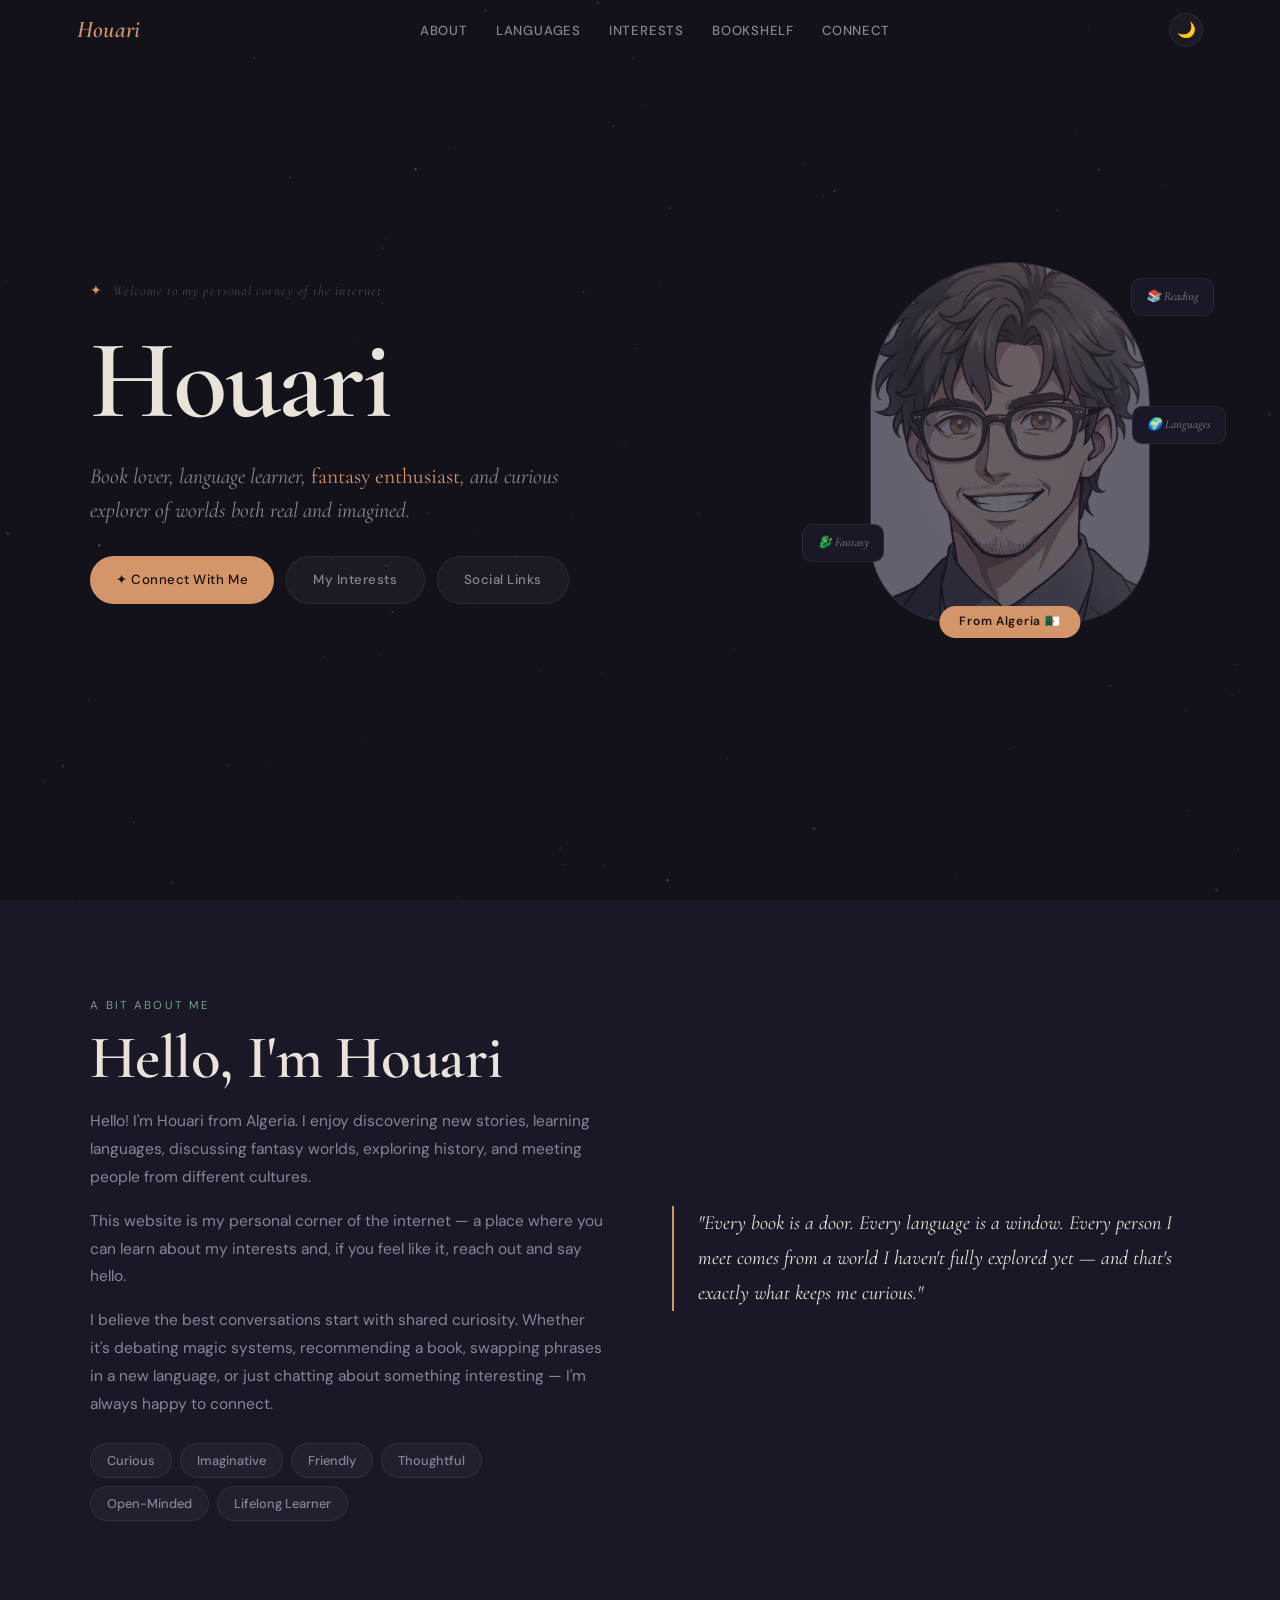
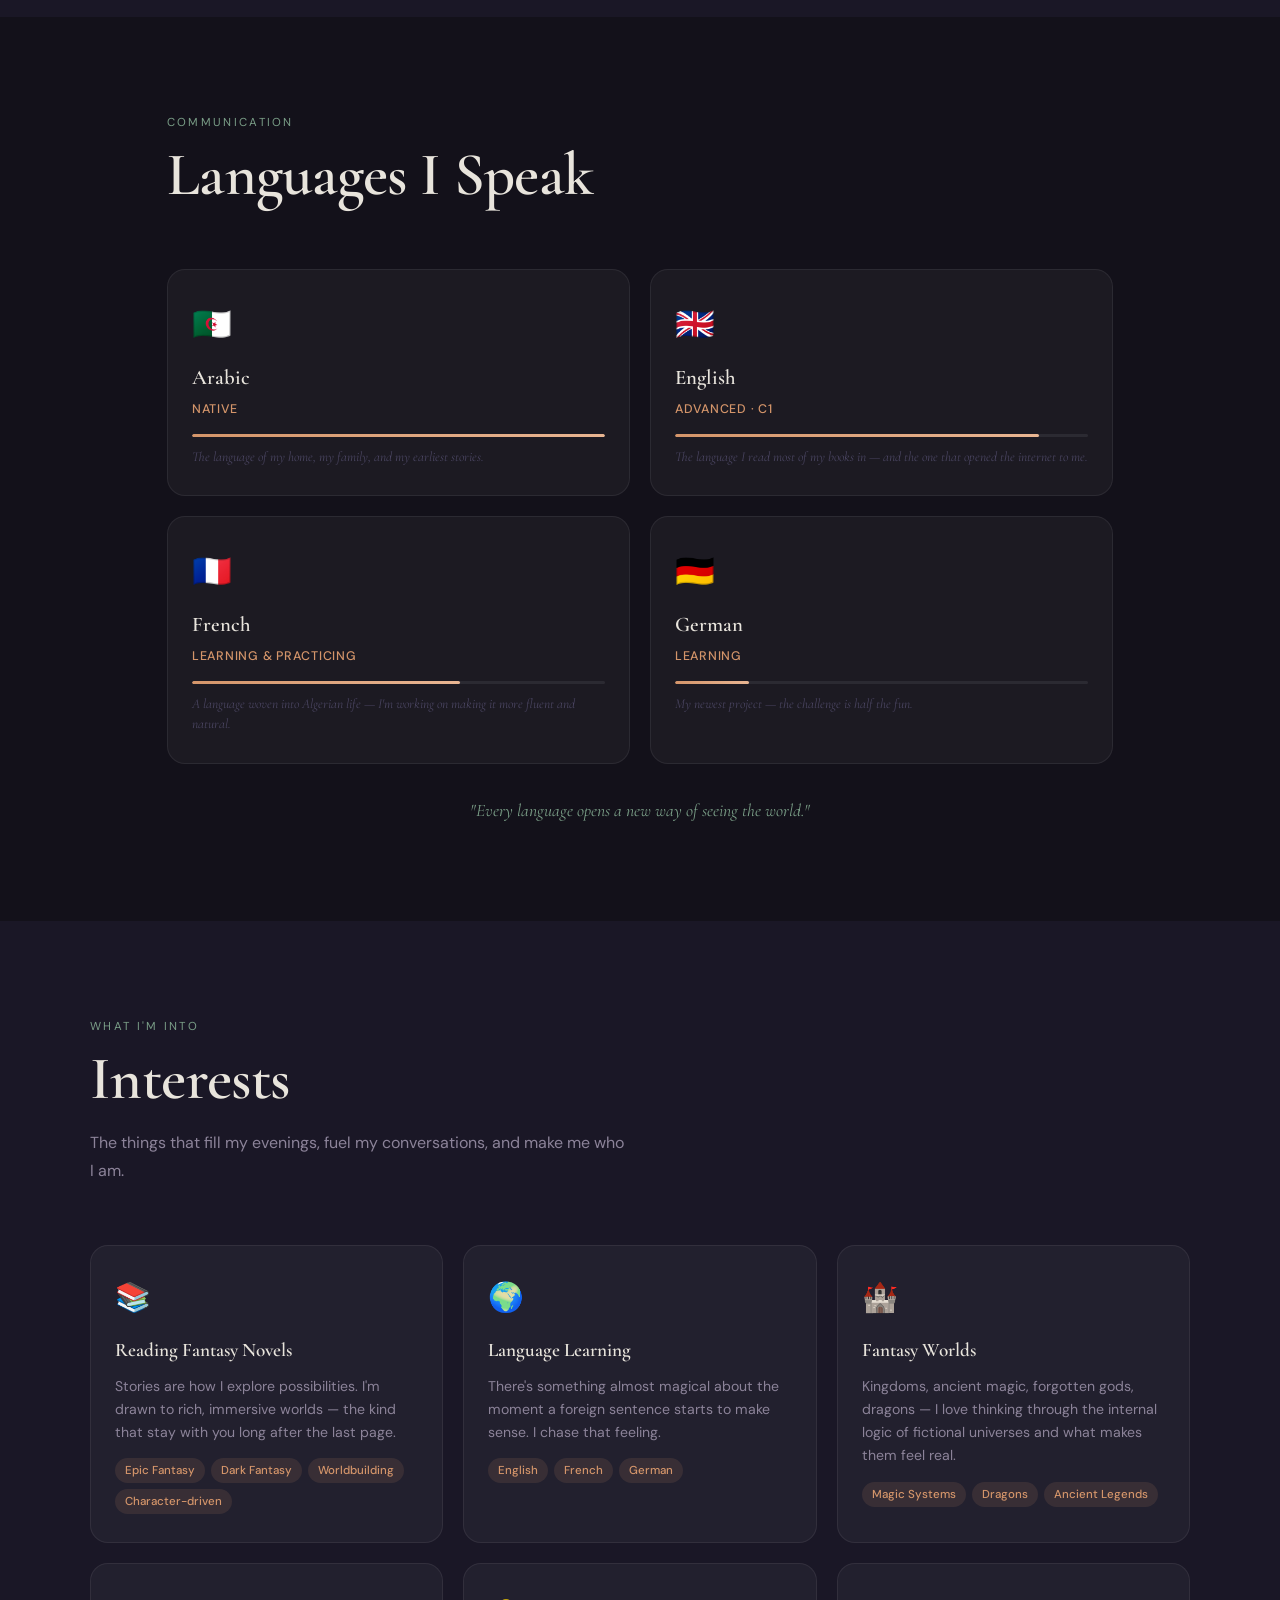
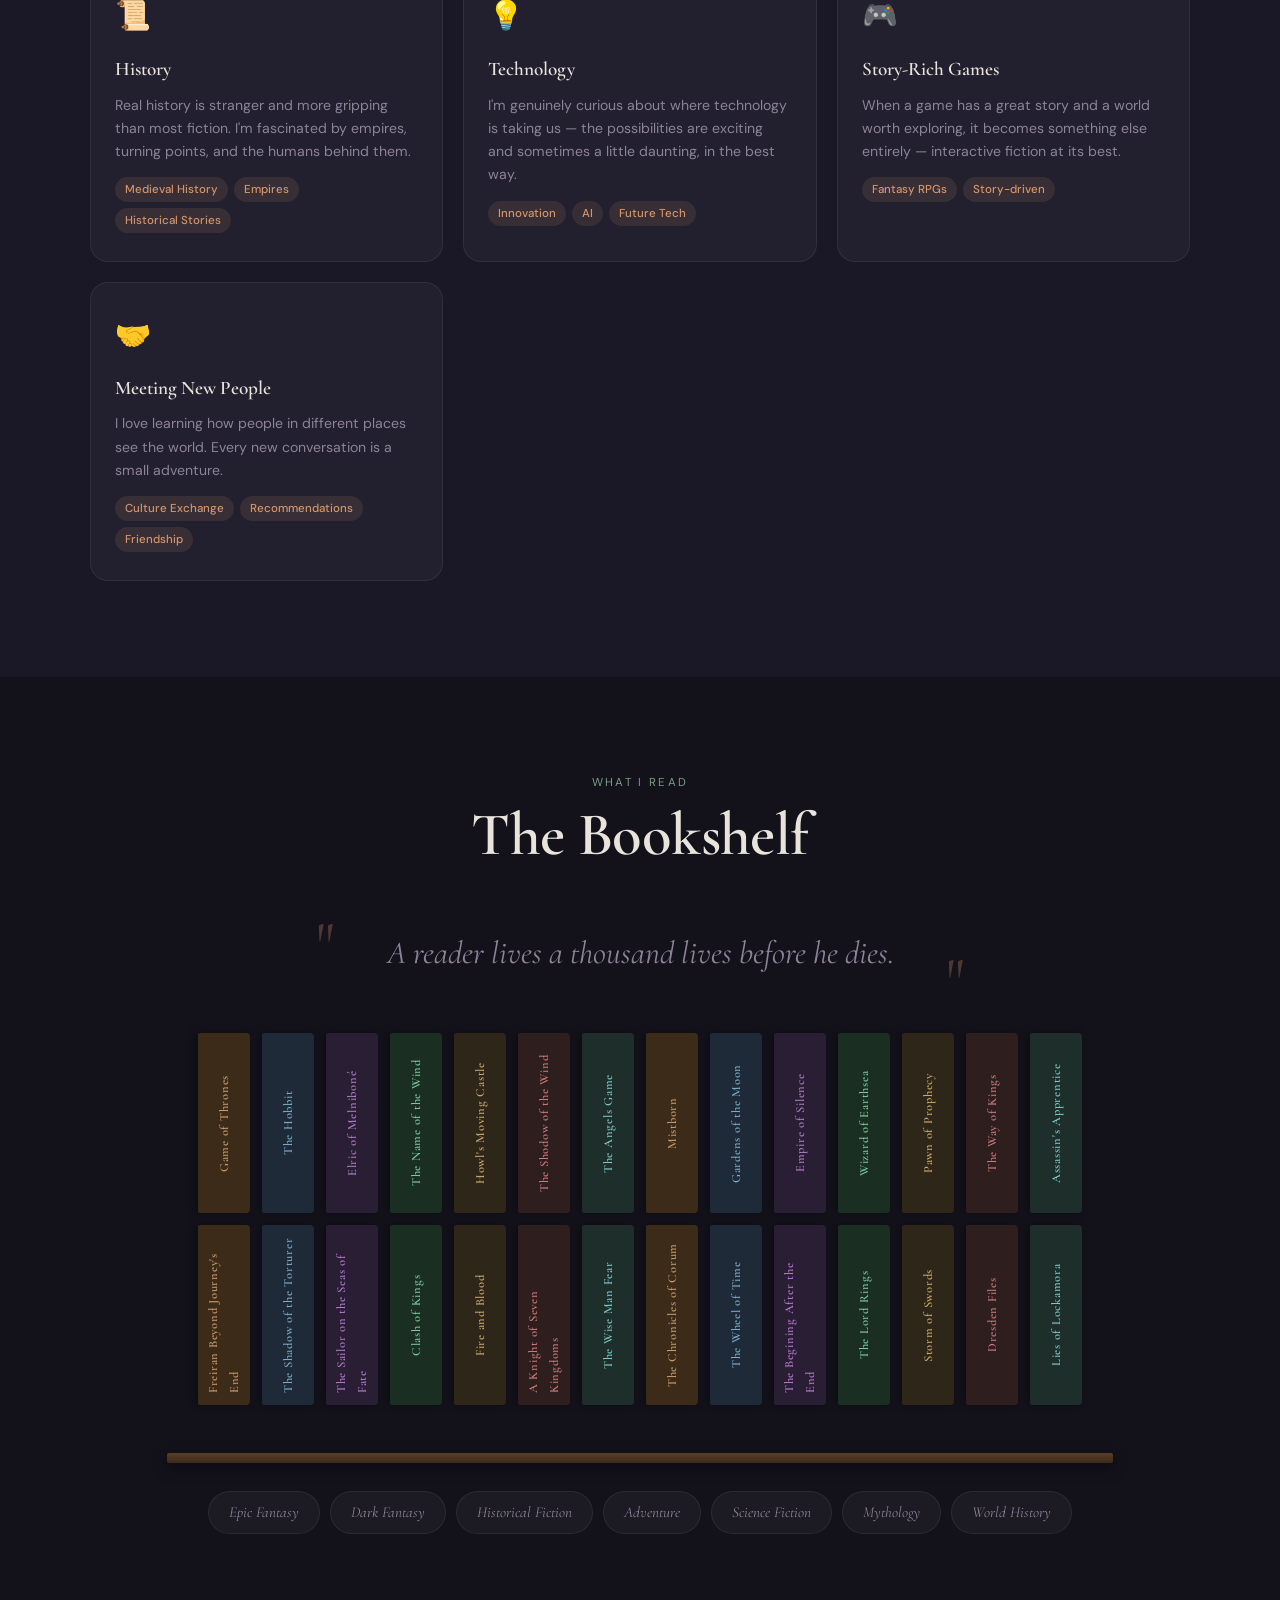
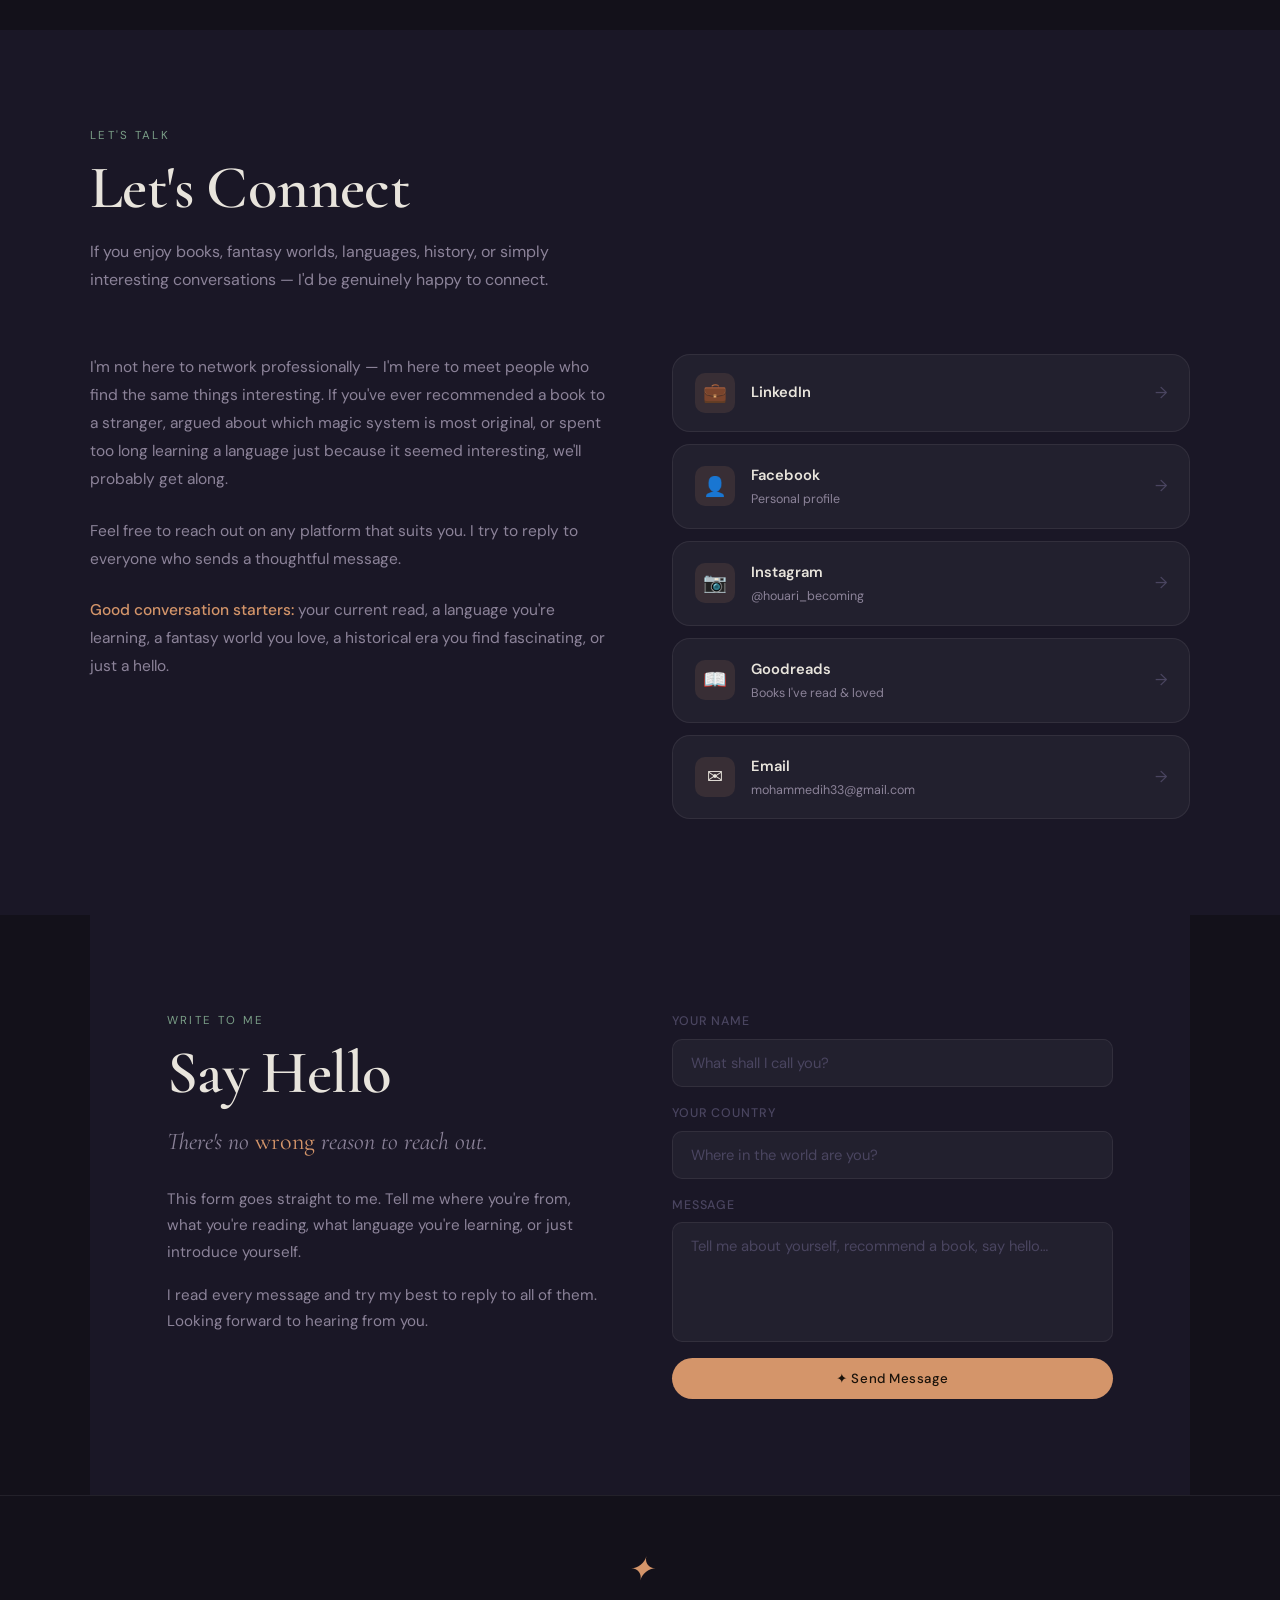
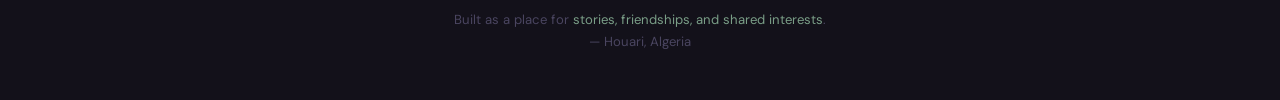
<file: index.html>
<!DOCTYPE html>
<html lang="en" data-theme="dark">
<head>
<meta charset="UTF-8">
<meta name="viewport" content="width=device-width, initial-scale=1.0">
<meta name="description" content="Houari — book lover, language learner, fantasy enthusiast, and curious explorer. A personal corner of the internet for stories, friendships, and shared interests.">
<title>Houari · A Personal Corner</title>
<link rel="preconnect" href="https://fonts.googleapis.com">
<link href="https://fonts.googleapis.com/css2?family=Cormorant+Garamond:ital,wght@0,400;0,500;0,600;0,700;1,400;1,500&family=DM+Sans:wght@300;400;500;600&display=swap" rel="stylesheet">
<style>
/* ─── DESIGN TOKENS ─────────────────────────────────────── */
:root {
  /* Dark theme (default) */
  --ink:       #13111a;
  --ink2:      #1a1726;
  --ink3:      #221e30;
  --surface:   rgba(255,255,255,0.04);
  --surface-h: rgba(255,255,255,0.07);
  --border:    rgba(255,255,255,0.07);
  --amber:     #d4956a;
  --amber-lt:  #e8b592;
  --amber-dim: rgba(212,149,106,0.12);
  --sage:      #7a9e87;
  --sage-dim:  rgba(122,158,135,0.12);
  --text:      #e8e4dc;
  --text-muted:#8c8399;
  --text-dim:  #4a4560;
  --radius:    18px;
  --radius-sm: 10px;
  --trans:     0.35s cubic-bezier(0.4,0,0.2,1);
  --font-lit:  'Cormorant Garamond', Georgia, serif;
  --font-body: 'DM Sans', system-ui, sans-serif;
  --shadow:    0 20px 60px rgba(0,0,0,0.5);
}

[data-theme="light"] {
  --ink:       #f5f0e8;
  --ink2:      #ede7d9;
  --ink3:      #e3dccf;
  --surface:   rgba(0,0,0,0.04);
  --surface-h: rgba(0,0,0,0.07);
  --border:    rgba(0,0,0,0.08);
  --text:      #1e1a28;
  --text-muted:#6a6080;
  --text-dim:  #a89fb8;
  --amber-dim: rgba(212,149,106,0.10);
  --sage-dim:  rgba(122,158,135,0.10);
  --shadow:    0 20px 60px rgba(0,0,0,0.10);
}

/* ─── RESET ─────────────────────────────────────────────── */
*,*::before,*::after { box-sizing:border-box; margin:0; padding:0 }
html { scroll-behavior:smooth; font-size:16px }
body { font-family:var(--font-body); background:var(--ink); color:var(--text); line-height:1.65; overflow-x:hidden; transition:background var(--trans),color var(--trans) }
a { color:inherit; text-decoration:none }
ul { list-style:none }
button { cursor:pointer; font-family:inherit; border:none; background:none }
img { max-width:100%; display:block }

/* ─── CANVAS (signature element) ───────────────────────── */
#starfield {
  position:fixed; inset:0; pointer-events:none; z-index:0;
  opacity:0.5; transition:opacity var(--trans);
}
[data-theme="light"] #starfield { opacity:0.15 }

/* ─── NAV ───────────────────────────────────────────────── */
nav {
  position:fixed; top:0; left:0; right:0; z-index:200;
  padding:0 6%; height:60px;
  display:flex; align-items:center; justify-content:space-between;
  transition:background var(--trans),border-color var(--trans);
}
nav.scrolled {
  background:rgba(19,17,26,0.88);
  backdrop-filter:blur(20px);
  border-bottom:1px solid var(--border);
}
[data-theme="light"] nav.scrolled { background:rgba(245,240,232,0.88) }

.nav-logo {
  font-family:var(--font-lit);
  font-size:1.5rem;
  font-weight:600;
  letter-spacing:0.01em;
  color:var(--amber);
  font-style:italic;
}
.nav-links { display:flex; gap:28px; align-items:center }
.nav-links a {
  font-size:0.82rem; font-weight:500;
  letter-spacing:0.06em; text-transform:uppercase;
  color:var(--text-muted);
  transition:color var(--trans);
}
.nav-links a:hover { color:var(--amber) }
.nav-right { display:flex; align-items:center; gap:12px }
#theme-btn {
  width:34px; height:34px; border-radius:50%;
  background:var(--surface); border:1px solid var(--border);
  display:flex; align-items:center; justify-content:center;
  font-size:0.95rem;
  transition:background var(--trans),transform 0.3s;
}
#theme-btn:hover { background:var(--amber-dim); transform:scale(1.1) }
.ham { display:none; flex-direction:column; gap:5px; padding:6px }
.ham span { display:block; width:20px; height:1.5px; background:var(--text); border-radius:2px; transition:transform var(--trans),opacity var(--trans) }

/* ─── MOBILE NAV ────────────────────────────────────────── */
.mob-nav {
  display:none; position:fixed; inset:0;
  background:var(--ink2); z-index:199;
  padding:80px 40px 40px;
  flex-direction:column; gap:6px;
}
.mob-nav.open { display:flex }
.mob-nav a {
  font-family:var(--font-lit); font-size:2.4rem; font-weight:500;
  font-style:italic; color:var(--text-muted);
  padding:10px 0; border-bottom:1px solid var(--border);
  transition:color var(--trans);
}
.mob-nav a:hover { color:var(--amber) }

/* ─── SECTIONS ───────────────────────────────────────────── */
section { padding:96px 6%; position:relative; z-index:1 }
.s-label {
  font-family:var(--font-body); font-size:0.72rem;
  letter-spacing:0.2em; text-transform:uppercase;
  color:var(--sage); margin-bottom:10px;
}
.s-title {
  font-family:var(--font-lit);
  font-size:clamp(2.2rem,5vw,3.8rem);
  font-weight:600; line-height:1.1;
  letter-spacing:-0.01em; margin-bottom:16px;
}
.s-sub {
  font-size:1rem; color:var(--text-muted);
  line-height:1.75; max-width:540px;
}
.s-hdr { margin-bottom:60px }

/* ─── HERO ───────────────────────────────────────────────── */
#hero {
  min-height:100vh;
  display:flex; align-items:center;
  padding-top:80px;
  position:relative;
}
.hero-inner {
  display:grid;
  grid-template-columns:1fr 360px;
  gap:72px; align-items:center;
  max-width:1100px; margin:0 auto; width:100%;
}
.hero-text { display:flex; flex-direction:column; gap:22px }
.hero-ornament {
  font-family:var(--font-lit); font-style:italic;
  font-size:0.85rem; color:var(--text-dim);
  letter-spacing:0.08em;
  display:flex; align-items:center; gap:10px;
}
.hero-ornament::before { content:'✦'; color:var(--amber); font-style:normal }
.hero-name {
  font-family:var(--font-lit);
  font-size:clamp(4rem,10vw,7rem);
  font-weight:600; line-height:1;
  letter-spacing:-0.02em;
  color:var(--text);
}
.hero-tagline {
  font-family:var(--font-lit); font-style:italic;
  font-size:clamp(1rem,2.2vw,1.35rem);
  color:var(--text-muted); line-height:1.6;
  max-width:500px;
}
.hero-tagline em { color:var(--amber); font-style:normal }
.hero-actions { display:flex; gap:12px; flex-wrap:wrap; padding-top:6px }

/* ─── BUTTONS ────────────────────────────────────────────── */
.btn {
  display:inline-flex; align-items:center; gap:8px;
  padding:12px 26px; border-radius:100px;
  font-size:0.83rem; font-weight:500;
  letter-spacing:0.04em;
  transition:all var(--trans);
}
.btn-warm {
  background:var(--amber); color:#1a120a;
}
.btn-warm:hover { background:var(--amber-lt); transform:translateY(-2px); box-shadow:0 10px 28px rgba(212,149,106,0.3) }
.btn-outline {
  border:1px solid var(--border); color:var(--text-muted);
  background:var(--surface);
}
.btn-outline:hover { border-color:var(--amber); color:var(--amber); background:var(--amber-dim); transform:translateY(-2px) }

/* ─── PORTRAIT ───────────────────────────────────────────── */
.portrait-wrap { position:relative; display:flex; justify-content:center }
.portrait-frame {
  width:280px; height:360px;
  border-radius:140px 140px 80px 80px;
  background:var(--ink3);
  border:1px solid var(--border);
  display:flex; align-items:center; justify-content:center;
  position:relative; overflow:hidden;
}
.portrait-frame::before {
  content:'';
  position:absolute; inset:0;
  background:radial-gradient(ellipse at 50% 0%,rgba(212,149,106,0.08),transparent 70%);
}
.portrait-glyph { font-size:5rem; opacity:0.3 }
.portrait-caption {
  position:absolute; bottom:-16px; left:50%; transform:translateX(-50%);
  background:var(--amber); color:#1a120a;
  padding:6px 20px; border-radius:100px;
  font-size:0.75rem; font-weight:600;
  letter-spacing:0.06em; white-space:nowrap;
}
.floating-tag {
  position:absolute;
  background:var(--ink2); border:1px solid var(--border);
  padding:8px 14px; border-radius:var(--radius-sm);
  font-size:0.75rem; color:var(--text-muted);
  font-family:var(--font-lit); font-style:italic;
  white-space:nowrap;
  animation:floatTag 4s ease-in-out infinite alternate;
}
.ft1 { top:16px; right:-24px; animation-delay:0s }
.ft2 { bottom:60px; left:-28px; animation-delay:1.5s }
.ft3 { top:40%; right:-36px; animation-delay:3s }
@keyframes floatTag { 0%{transform:translateY(0)} 100%{transform:translateY(-8px)} }

/* ─── ABOUT ──────────────────────────────────────────────── */
#about { background:var(--ink2) }
.about-grid {
  display:grid; grid-template-columns:1fr 1fr;
  gap:64px; align-items:center;
  max-width:1100px; margin:0 auto;
}
.about-quote {
  font-family:var(--font-lit); font-size:1.25rem;
  font-style:italic; color:var(--text);
  line-height:1.75; padding-left:24px;
  border-left:2px solid var(--amber);
}
.about-body p {
  color:var(--text-muted); line-height:1.8;
  margin-bottom:16px; font-size:0.97rem;
}
.personality-pills { display:flex; flex-wrap:wrap; gap:8px; margin-top:24px }
.pill {
  padding:6px 16px; border-radius:100px;
  font-size:0.8rem; font-weight:500;
  border:1px solid var(--border);
  color:var(--text-muted); background:var(--surface);
  transition:all var(--trans);
}
.pill:hover { border-color:var(--sage); color:var(--sage); background:var(--sage-dim) }

/* ─── LANGUAGES ──────────────────────────────────────────── */
#languages { max-width:1100px; margin:0 auto }
.lang-grid { display:grid; grid-template-columns:repeat(2,1fr); gap:20px }
.lang-card {
  background:var(--surface); border:1px solid var(--border);
  border-radius:var(--radius); padding:28px 24px;
  transition:all var(--trans); position:relative; overflow:hidden;
}
.lang-card::before {
  content:''; position:absolute; inset:0;
  background:linear-gradient(135deg,var(--amber-dim),transparent);
  opacity:0; transition:opacity var(--trans);
}
.lang-card:hover { border-color:var(--amber); transform:translateY(-4px) }
.lang-card:hover::before { opacity:1 }
.lang-flag { font-size:2rem; margin-bottom:10px; display:block }
.lang-name {
  font-family:var(--font-lit); font-weight:600;
  font-size:1.3rem; margin-bottom:4px;
}
.lang-level {
  font-size:0.78rem; color:var(--amber);
  font-weight:500; letter-spacing:0.06em;
  text-transform:uppercase; margin-bottom:14px;
}
.lang-bar { height:3px; background:var(--border); border-radius:3px; overflow:hidden }
.lang-fill {
  height:100%; width:0%;
  background:linear-gradient(90deg,var(--amber),var(--amber-lt));
  border-radius:3px;
  transition:width 1.3s cubic-bezier(0.4,0,0.2,1);
}
.lang-note {
  font-family:var(--font-lit); font-style:italic;
  font-size:0.85rem; color:var(--text-dim);
  margin-top:10px; line-height:1.5;
}
.lang-motto {
  max-width:1100px; margin:32px auto 0;
  text-align:center;
  font-family:var(--font-lit); font-style:italic;
  font-size:1.1rem; color:var(--text-muted);
}
.lang-motto em { color:var(--sage) }

/* ─── INTERESTS ──────────────────────────────────────────── */
#interests { background:var(--ink2) }
.interests-grid {
  display:grid;
  grid-template-columns:repeat(auto-fill,minmax(280px,1fr));
  gap:20px; max-width:1100px; margin:0 auto;
}
.interest-card {
  background:var(--surface); border:1px solid var(--border);
  border-radius:var(--radius); padding:28px 24px;
  transition:all var(--trans); cursor:default;
}
.interest-card:hover { border-color:var(--amber); background:var(--surface-h); transform:translateY(-4px) }
.i-icon { font-size:1.8rem; margin-bottom:14px; display:block }
.i-title {
  font-family:var(--font-lit); font-weight:600;
  font-size:1.2rem; margin-bottom:8px; color:var(--text);
}
.i-desc { font-size:0.88rem; color:var(--text-muted); line-height:1.65 }
.i-tags { display:flex; flex-wrap:wrap; gap:6px; margin-top:14px }
.i-tag {
  padding:3px 10px; border-radius:100px;
  font-size:0.72rem; background:var(--amber-dim);
  color:var(--amber); font-weight:500;
}

/* ─── BOOKSHELF ──────────────────────────────────────────── */
#bookshelf { max-width:1100px; margin:0 auto }
.shelf-quote {
  font-family:var(--font-lit); font-style:italic;
  font-size:clamp(1.4rem,3vw,2rem);
  text-align:center; color:var(--text-muted);
  max-width:600px; margin:0 auto 56px;
  line-height:1.5; position:relative;
}
.shelf-quote::before,.shelf-quote::after {
  content:'"';
  font-size:4rem; line-height:0.5;
  color:var(--amber); opacity:0.3;
  position:absolute; font-style:normal;
}
.shelf-quote::before { top:0; left:-24px }
.shelf-quote::after { bottom:-20px; right:-24px }
.books-row {
  display:flex; gap:12px; justify-content:center;
  flex-wrap:wrap; margin-bottom:48px;
}
.book-spine {
  width:52px; height:180px;
  border-radius:4px 2px 2px 4px;
  display:flex; align-items:center; justify-content:center;
  writing-mode:vertical-rl;
  transform:rotate(180deg);
  font-family:var(--font-lit); font-size:0.78rem;
  font-weight:600; letter-spacing:0.06em;
  padding:12px 6px;
  cursor:default; position:relative;
  box-shadow:3px 0 8px rgba(0,0,0,0.3);
  transition:transform var(--trans),box-shadow var(--trans);
}
.book-spine:hover { transform:rotate(180deg) translateY(-10px); box-shadow:3px 8px 20px rgba(0,0,0,0.4) }
.bs1 { background:#3d2b1a; color:#c89a6a }
.bs2 { background:#1e2a38; color:#7aacca }
.bs3 { background:#2a1e35; color:#b07ac8 }
.bs4 { background:#1a2e22; color:#7aca9a }
.bs5 { background:#2e2618; color:#caa86a }
.bs6 { background:#2e1e1e; color:#ca7a7a }
.bs7 { background:#1e2e2a; color:#7acac8 }
.book-label {
  height:24px; width:24px; position:absolute;
  top:50%; left:50%; transform:translate(-50%,-50%) rotate(180deg);
  opacity:0.4; font-size:0.9rem; writing-mode:horizontal-tb;
}
.shelf-plank {
  height:10px; background:linear-gradient(to bottom,#5a3e28,#3d2a1a);
  border-radius:2px; max-width:1100px; width:100%;
  box-shadow:0 4px 16px rgba(0,0,0,0.4);
}
.shelf-genres { display:flex; flex-wrap:wrap; gap:10px; justify-content:center; margin-top:28px }
.genre-badge {
  padding:8px 20px; border-radius:100px;
  font-family:var(--font-lit); font-style:italic;
  font-size:0.95rem; color:var(--text-muted);
  border:1px solid var(--border); background:var(--surface);
  transition:all var(--trans);
}
.genre-badge:hover { border-color:var(--amber); color:var(--amber); background:var(--amber-dim) }

/* ─── CONNECT ────────────────────────────────────────────── */
#connect { background:var(--ink2) }
.connect-wrap {
  max-width:1100px; margin:0 auto;
  display:grid; grid-template-columns:1fr 1fr; gap:64px; align-items:start;
}
.connect-text { display:flex; flex-direction:column; gap:24px }
.connect-text p { color:var(--text-muted); line-height:1.8; font-size:0.97rem }
.connect-text p strong { color:var(--amber); font-weight:500 }
.social-cards { display:flex; flex-direction:column; gap:12px }
.social-card {
  display:flex; align-items:center; gap:16px;
  padding:18px 22px; border-radius:var(--radius);
  background:var(--surface); border:1px solid var(--border);
  transition:all var(--trans);
}
.social-card:hover { border-color:var(--amber); background:var(--surface-h); transform:translateX(6px) }
.sc-icon {
  width:40px; height:40px; border-radius:var(--radius-sm);
  background:var(--amber-dim); display:flex; align-items:center;
  justify-content:center; font-size:1.2rem; flex-shrink:0;
}
.sc-body { flex:1 }
.sc-name { font-weight:600; font-size:0.92rem; margin-bottom:2px }
.sc-handle { font-size:0.78rem; color:var(--text-muted) }
.sc-arrow { color:var(--text-dim); font-size:1rem; transition:color var(--trans),transform var(--trans) }
.social-card:hover .sc-arrow { color:var(--amber); transform:translateX(4px) }

/* ─── CONTACT ────────────────────────────────────────────── */
#contact { max-width:1100px; margin:0 auto }
.contact-grid { display:grid; grid-template-columns:1fr 1fr; gap:64px; align-items:start }
.contact-note {
  font-family:var(--font-lit); font-size:1.5rem;
  font-style:italic; color:var(--text-muted);
  line-height:1.6; margin-bottom:24px;
}
.contact-note em { color:var(--amber); font-style:normal }
.contact-body p { color:var(--text-muted); font-size:0.95rem; line-height:1.75; margin-bottom:16px }
.contact-form { display:flex; flex-direction:column; gap:16px }
.f-group { display:flex; flex-direction:column; gap:7px }
.f-group label {
  font-size:0.78rem; font-weight:500;
  letter-spacing:0.07em; text-transform:uppercase;
  color:var(--text-dim);
}
.f-group input,.f-group textarea,.f-group select {
  background:var(--surface); border:1px solid var(--border);
  border-radius:var(--radius-sm); padding:13px 18px;
  font-family:var(--font-body); font-size:0.92rem;
  color:var(--text); outline:none;
  transition:border-color var(--trans);
  resize:none;
}
.f-group input::placeholder,.f-group textarea::placeholder { color:var(--text-dim) }
.f-group input:focus,.f-group textarea:focus { border-color:var(--amber) }
.f-group textarea { min-height:120px }
.form-sent {
  display:none; padding:14px 20px;
  background:var(--sage-dim); border:1px solid var(--sage);
  border-radius:var(--radius-sm); color:var(--sage);
  font-size:0.88rem; text-align:center;
}

/* ─── FOOTER ─────────────────────────────────────────────── */
footer {
  border-top:1px solid var(--border);
  padding:48px 6%; text-align:center;
  position:relative; z-index:1;
}
.footer-glyph {
  font-family:var(--font-lit); font-style:italic;
  font-size:2rem; color:var(--amber); margin-bottom:12px;
  display:block;
}
.footer-copy { font-size:0.82rem; color:var(--text-dim) }
.footer-copy span { color:var(--sage) }

/* ─── REVEAL ANIMATIONS ──────────────────────────────────── */
.reveal { opacity:0; transform:translateY(24px); transition:opacity 0.7s ease,transform 0.7s ease }
.reveal.on { opacity:1; transform:none }
.reveal-l { opacity:0; transform:translateX(-24px); transition:opacity 0.7s ease,transform 0.7s ease }
.reveal-l.on { opacity:1; transform:none }
.reveal-r { opacity:0; transform:translateX(24px); transition:opacity 0.7s ease,transform 0.7s ease }
.reveal-r.on { opacity:1; transform:none }
@keyframes fadeUp { from{opacity:0;transform:translateY(28px)} to{opacity:1;transform:none} }
.hero-text>* { animation:fadeUp 0.8s ease both }
.hero-text>*:nth-child(1){animation-delay:.1s}
.hero-text>*:nth-child(2){animation-delay:.2s}
.hero-text>*:nth-child(3){animation-delay:.3s}
.hero-text>*:nth-child(4){animation-delay:.45s}
.hero-text>*:nth-child(5){animation-delay:.6s}
.portrait-wrap { animation:fadeUp 0.8s ease .2s both }

/* ─── RESPONSIVE ─────────────────────────────────────────── */
@media(max-width:1024px){
  .hero-inner { grid-template-columns:1fr; text-align:center; gap:48px }
  .hero-text { align-items:center }
  .hero-tagline { margin:0 auto }
  .about-grid { grid-template-columns:1fr }
  .connect-wrap { grid-template-columns:1fr }
  .contact-grid { grid-template-columns:1fr }
  .lang-grid { grid-template-columns:1fr 1fr }
}
@media(max-width:768px){
  section { padding:72px 5% }
  .nav-links,.nav-cta { display:none }
  .ham { display:flex }
  .hero-inner { gap:36px }
  .lang-grid { grid-template-columns:1fr }
  .portrait-frame { width:220px; height:280px }
  .ft1,.ft2,.ft3 { display:none }
}
@media(prefers-reduced-motion:reduce){
  .reveal,.reveal-l,.reveal-r,.hero-text>*,.portrait-wrap {
    animation:none!important; transition:none!important;
    opacity:1!important; transform:none!important;
  }
  .lang-fill,.floating-tag { animation:none!important; transition:none!important }
  .book-spine:hover { transform:none }
}
</style>
</head>
<body>

<!-- Ambient starfield canvas -->
<canvas id="starfield"></canvas>

<!-- NAV -->
<nav id="nav">
  <div class="nav-logo">Houari</div>
  <ul class="nav-links">
    <li><a href="#about">About</a></li>
    <li><a href="#languages">Languages</a></li>
    <li><a href="#interests">Interests</a></li>
    <li><a href="#bookshelf">Bookshelf</a></li>
    <li><a href="#connect">Connect</a></li>
  </ul>
  <div class="nav-right">
    <button id="theme-btn" aria-label="Toggle theme" title="Toggle theme">🌙</button>
    <div class="ham" id="ham">
      <span></span><span></span><span></span>
    </div>
  </div>
</nav>

<nav class="mob-nav" id="mob-nav">
  <a href="#about"      onclick="closeMob()">About</a>
  <a href="#languages"  onclick="closeMob()">Languages</a>
  <a href="#interests"  onclick="closeMob()">Interests</a>
  <a href="#bookshelf"  onclick="closeMob()">Bookshelf</a>
  <a href="#connect"    onclick="closeMob()">Connect</a>
  <a href="#contact"    onclick="closeMob()">Write to Me</a>
</nav>

<!-- ═══ HERO ═══ -->
<section id="hero" style="z-index:1;position:relative">
  <div class="hero-inner">
    <div class="hero-text">
      <div class="hero-ornament">Welcome to my personal corner of the internet</div>
      <h1 class="hero-name">Houari</h1>
      <p class="hero-tagline">
        Book lover, language learner, <em>fantasy enthusiast</em>, and curious explorer of worlds both real and imagined.
      </p>
      <div class="hero-actions">
        <a href="#connect" class="btn btn-warm">✦ Connect With Me</a>
        <a href="#interests" class="btn btn-outline">My Interests</a>
        <a href="#connect" class="btn btn-outline">Social Links</a>
      </div>
    </div>
    <div class="portrait-wrap">
      <div class="portrait-frame">
        <span class="portrait-glyph"><img src="pfp.png" alt=""></span>
      </div>
      <div class="portrait-caption">From Algeria 🇩🇿</div>
      <div class="floating-tag ft1">📚 Reading</div>
      <div class="floating-tag ft2">🐉 Fantasy</div>
      <div class="floating-tag ft3">🌍 Languages</div>
    </div>
  </div>
</section>

<!-- ═══ ABOUT ═══ -->
<section id="about">
  <div class="about-grid">
    <div class="about-body reveal-l">
      <div class="s-label">A Bit About Me</div>
      <h2 class="s-title">Hello, I'm Houari</h2>
      <p>Hello! I'm Houari from Algeria. I enjoy discovering new stories, learning languages, discussing fantasy worlds, exploring history, and meeting people from different cultures.</p>
      <p>This website is my personal corner of the internet — a place where you can learn about my interests and, if you feel like it, reach out and say hello.</p>
      <p>I believe the best conversations start with shared curiosity. Whether it's debating magic systems, recommending a book, swapping phrases in a new language, or just chatting about something interesting — I'm always happy to connect.</p>
      <div class="personality-pills">
        <span class="pill">Curious</span>
        <span class="pill">Imaginative</span>
        <span class="pill">Friendly</span>
        <span class="pill">Thoughtful</span>
        <span class="pill">Open-Minded</span>
        <span class="pill">Lifelong Learner</span>
      </div>
    </div>
    <div class="reveal-r">
      <p class="about-quote">
        "Every book is a door. Every language is a window. Every person I meet comes from a world I haven't fully explored yet — and that's exactly what keeps me curious."
      </p>
    </div>
  </div>
</section>

<!-- ═══ LANGUAGES ═══ -->
<section id="languages">
  <div class="s-hdr reveal">
    <div class="s-label">Communication</div>
    <h2 class="s-title">Languages I Speak</h2>
  </div>
  <div class="lang-grid reveal">
    <div class="lang-card">
      <span class="lang-flag">🇩🇿</span>
      <div class="lang-name">Arabic</div>
      <div class="lang-level">Native</div>
      <div class="lang-bar"><div class="lang-fill" data-pct="100"></div></div>
      <div class="lang-note">The language of my home, my family, and my earliest stories.</div>
    </div>
    <div class="lang-card">
      <span class="lang-flag">🇬🇧</span>
      <div class="lang-name">English</div>
      <div class="lang-level">Advanced · C1</div>
      <div class="lang-bar"><div class="lang-fill" data-pct="88"></div></div>
      <div class="lang-note">The language I read most of my books in — and the one that opened the internet to me.</div>
    </div>
    <div class="lang-card">
      <span class="lang-flag">🇫🇷</span>
      <div class="lang-name">French</div>
      <div class="lang-level">Learning & Practicing</div>
      <div class="lang-bar"><div class="lang-fill" data-pct="65"></div></div>
      <div class="lang-note">A language woven into Algerian life — I'm working on making it more fluent and natural.</div>
    </div>
    <div class="lang-card">
      <span class="lang-flag">🇩🇪</span>
      <div class="lang-name">German</div>
      <div class="lang-level">Learning</div>
      <div class="lang-bar"><div class="lang-fill" data-pct="18"></div></div>
      <div class="lang-note">My newest project — the challenge is half the fun.</div>
    </div>
  </div>
  <p class="lang-motto">
    <em>"Every language opens a new way of seeing the world."</em>
  </p>
</section>

<!-- ═══ INTERESTS ═══ -->
<section id="interests">
  <div class="s-hdr reveal" style="max-width:1100px;margin:0 auto 60px">
    <div class="s-label">What I'm Into</div>
    <h2 class="s-title">Interests</h2>
    <p class="s-sub">The things that fill my evenings, fuel my conversations, and make me who I am.</p>
  </div>
  <div class="interests-grid">
    <div class="interest-card reveal">
      <span class="i-icon">📚</span>
      <div class="i-title">Reading Fantasy Novels</div>
      <p class="i-desc">Stories are how I explore possibilities. I'm drawn to rich, immersive worlds — the kind that stay with you long after the last page.</p>
      <div class="i-tags">
        <span class="i-tag">Epic Fantasy</span>
        <span class="i-tag">Dark Fantasy</span>
        <span class="i-tag">Worldbuilding</span>
        <span class="i-tag">Character-driven</span>
      </div>
    </div>
    <div class="interest-card reveal">
      <span class="i-icon">🌍</span>
      <div class="i-title">Language Learning</div>
      <p class="i-desc">There's something almost magical about the moment a foreign sentence starts to make sense. I chase that feeling.</p>
      <div class="i-tags">
        <span class="i-tag">English</span>
        <span class="i-tag">French</span>
        <span class="i-tag">German</span>
      </div>
    </div>
    <div class="interest-card reveal">
      <span class="i-icon">🏰</span>
      <div class="i-title">Fantasy Worlds</div>
      <p class="i-desc">Kingdoms, ancient magic, forgotten gods, dragons — I love thinking through the internal logic of fictional universes and what makes them feel real.</p>
      <div class="i-tags">
        <span class="i-tag">Magic Systems</span>
        <span class="i-tag">Dragons</span>
        <span class="i-tag">Ancient Legends</span>
      </div>
    </div>
    <div class="interest-card reveal">
      <span class="i-icon">📜</span>
      <div class="i-title">History</div>
      <p class="i-desc">Real history is stranger and more gripping than most fiction. I'm fascinated by empires, turning points, and the humans behind them.</p>
      <div class="i-tags">
        <span class="i-tag">Medieval History</span>
        <span class="i-tag">Empires</span>
        <span class="i-tag">Historical Stories</span>
      </div>
    </div>
    <div class="interest-card reveal">
      <span class="i-icon">💡</span>
      <div class="i-title">Technology</div>
      <p class="i-desc">I'm genuinely curious about where technology is taking us — the possibilities are exciting and sometimes a little daunting, in the best way.</p>
      <div class="i-tags">
        <span class="i-tag">Innovation</span>
        <span class="i-tag">AI</span>
        <span class="i-tag">Future Tech</span>
      </div>
    </div>
    <div class="interest-card reveal">
      <span class="i-icon">🎮</span>
      <div class="i-title">Story-Rich Games</div>
      <p class="i-desc">When a game has a great story and a world worth exploring, it becomes something else entirely — interactive fiction at its best.</p>
      <div class="i-tags">
        <span class="i-tag">Fantasy RPGs</span>
        <span class="i-tag">Story-driven</span>
      </div>
    </div>
    <div class="interest-card reveal">
      <span class="i-icon">🤝</span>
      <div class="i-title">Meeting New People</div>
      <p class="i-desc">I love learning how people in different places see the world. Every new conversation is a small adventure.</p>
      <div class="i-tags">
        <span class="i-tag">Culture Exchange</span>
        <span class="i-tag">Recommendations</span>
        <span class="i-tag">Friendship</span>
      </div>
    </div>
  </div>
</section>

<!-- ═══ BOOKSHELF ═══ -->
<section id="bookshelf">
  <div class="s-hdr reveal" style="text-align:center">
    <div class="s-label" style="text-align:center">What I Read</div>
    <h2 class="s-title" style="text-align:center">The Bookshelf</h2>
  </div>
  <div class="shelf-quote reveal">
    A reader lives a thousand lives before he dies.
  </div>
  <div class="books-row reveal">
    <div class="book-spine bs1">Game of Thrones</div>
    <div class="book-spine bs2">The Hobbit</div>
    <div class="book-spine bs3">Elric of Melniboné</div>
    <div class="book-spine bs4">The Name of the Wind</div>
    <div class="book-spine bs5">Howl's Moving Castle</div>
    <div class="book-spine bs6">The Shodow of the Wind</div>
    <div class="book-spine bs7">The Angels Game</div>
    <div class="book-spine bs1">Mistborn</div>
    <div class="book-spine bs2">Gardens of the Moon</div>
    <div class="book-spine bs3">Empire of Silence</div>
    <div class="book-spine bs4">Wizard of Earthsea</div>
    <div class="book-spine bs5">Pawn of Prophecy</div>
    <div class="book-spine bs6">The Way of Kings</div>
    <div class="book-spine bs7">Assassin's Apprentice</div>
    <div class="book-spine bs1">Freiran Beyond Journey's End</div>
    <div class="book-spine bs2">The Shadow of the Torturer</div>
    <div class="book-spine bs3">The Sailor on the Seas of Fate</div>
    <div class="book-spine bs4">Clash of Kings</div>
    <div class="book-spine bs5">Fire and Blood</div>
    <div class="book-spine bs6">A Knight of Seven Kingdoms</div>
    <div class="book-spine bs7">The Wise Man Fear</div>
    <div class="book-spine bs1">The Chronicles of Corum</div>
    <div class="book-spine bs2">The Wheel of Time</div>
    <div class="book-spine bs3">The Begining After the End</div>
    <div class="book-spine bs4">The Lord Rings</div>
    <div class="book-spine bs5">Storm of Swords</div>
    <div class="book-spine bs6">Dresden Files</div>
    <div class="book-spine bs7">Lies of Lockamora</div>
   
  </div>
  <div class="shelf-plank reveal"></div>
  <div class="shelf-genres reveal" style="max-width:1100px;margin:28px auto 0">
    <div class="genre-badge">Epic Fantasy</div>
    <div class="genre-badge">Dark Fantasy</div>
    <div class="genre-badge">Historical Fiction</div>
    <div class="genre-badge">Adventure</div>
    <div class="genre-badge">Science Fiction</div>
    <div class="genre-badge">Mythology</div>
    <div class="genre-badge">World History</div>
  </div>
</section>

<!-- ═══ CONNECT ═══ -->
<section id="connect">
  <div class="s-hdr reveal" style="max-width:1100px;margin:0 auto 60px">
    <div class="s-label">Let's Talk</div>
    <h2 class="s-title">Let's Connect</h2>
    <p class="s-sub">If you enjoy books, fantasy worlds, languages, history, or simply interesting conversations — I'd be genuinely happy to connect.</p>
  </div>
  <div class="connect-wrap">
    <div class="connect-text reveal-l">
      <p>I'm not here to network professionally — I'm here to meet people who find the same things interesting. If you've ever recommended a book to a stranger, argued about which magic system is most original, or spent too long learning a language just because it seemed interesting, we'll probably get along.</p>
      <p>Feel free to reach out on any platform that suits you. I try to reply to everyone who sends a thoughtful message.</p>
      <p><strong>Good conversation starters:</strong> your current read, a language you're learning, a fantasy world you love, a historical era you find fascinating, or just a hello.</p>
    </div>
    <div class="social-cards reveal-r">
    <a href="https://www.linkedin.com/in/mohammedi-houari-a383b3181?utm_source=share_via&utm_content=profile&utm_medium=member_android" class="social-card">
        <div class="sc-icon">💼</div>
        <div class="sc-body">
          <div class="sc-name">LinkedIn</div>
        </div>
        <span class="sc-arrow">→</span>
        </a>
      <a href="https://www.facebook.com/share/1JLBiqqgtk/" class="social-card">
        <div class="sc-icon">👤</div>
        <div class="sc-body">
          <div class="sc-name">Facebook</div>
          <div class="sc-handle">Personal profile</div>
        </div>
        <span class="sc-arrow">→</span>
      </a>
      <a href="https://www.instagram.com/houari_becoming?igsh=MXNibHI5bTYzbHhmbg==" class="social-card">
        <div class="sc-icon">📷</div>
        <div class="sc-body">
          <div class="sc-name">Instagram</div>
          <div class="sc-handle">@houari_becoming</div>
        </div>
        <span class="sc-arrow">→</span>
      </a>
      <a href="http://www.goodreads.com/houari_becoming" class="social-card">
        <div class="sc-icon">📖</div>
        <div class="sc-body">
          <div class="sc-name">Goodreads</div>
          <div class="sc-handle">Books I've read & loved</div>
        </div>
        <span class="sc-arrow">→</span>
      </a>
      <a href="mailto:mohammedih33@gmail.com" class="social-card">
        <div class="sc-icon">✉️</div>
        <div class="sc-body">
          <div class="sc-name">Email</div>
          <div class="sc-handle">mohammedih33@gmail.com</div>
        </div>
        <span class="sc-arrow">→</span>
      </a>
    </div>
  </div>
</section>

<!-- ═══ CONTACT ═══ -->
<section id="contact" style="background:var(--ink2)">
  <div class="contact-grid" style="max-width:1100px;margin:0 auto">
    <div class="reveal-l">
      <div class="s-label">Write to Me</div>
      <h2 class="s-title">Say Hello</h2>
      <p class="contact-note">
        There's no <em>wrong</em> reason to reach out.
      </p>
      <div class="contact-body">
        <p>This form goes straight to me. Tell me where you're from, what you're reading, what language you're learning, or just introduce yourself.</p>
        <p>I read every message and try my best to reply to all of them. Looking forward to hearing from you.</p>
      </div>
    </div>
    <div class="contact-form reveal-r">
      <div class="f-group">
        <label>Your Name</label>
        <input type="text" id="f-name" placeholder="What shall I call you?">
      </div>
      <div class="f-group">
        <label>Your Country</label>
        <input type="text" id="f-country" placeholder="Where in the world are you?">
      </div>
      <div class="f-group">
        <label>Message</label>
        <textarea id="f-msg" placeholder="Tell me about yourself, recommend a book, say hello…"></textarea>
      </div>
      <button class="btn btn-warm" style="width:100%;justify-content:center" onclick="sendMsg()">✦ Send Message</button>
      <div class="form-sent" id="form-sent">✓ Message sent! I'll write back soon.</div>
    </div>
  </div>
</section>

<!-- FOOTER -->
<footer>
  <span class="footer-glyph">✦</span>
  <p class="footer-copy">Built as a place for <span>stories, friendships, and shared interests</span>.<br>— Houari, Algeria</p>
</footer>

<script>
/* ─── STARFIELD CANVAS ─────────────────────────────────── */
(function(){
  const c=document.getElementById('starfield');
  const ctx=c.getContext('2d');
  let W,H,stars=[];
  const N=140;

  function resize(){
    W=c.width=window.innerWidth;
    H=c.height=window.innerHeight;
  }

  function mkStar(){
    return {
      x:Math.random()*W,
      y:Math.random()*H,
      r:Math.random()*1.2+0.2,
      o:Math.random()*0.6+0.1,
      sp:Math.random()*0.003+0.001,
      phase:Math.random()*Math.PI*2,
      // occasional amber ember
      warm:Math.random()<0.12
    };
  }

  function init(){
    resize();
    stars=[];
    for(let i=0;i<N;i++) stars.push(mkStar());
  }

  let t=0;
  function draw(){
    ctx.clearRect(0,0,W,H);
    t+=0.012;
    stars.forEach(s=>{
      const pulse=Math.sin(t*s.sp*300+s.phase)*0.35+0.65;
      ctx.beginPath();
      ctx.arc(s.x,s.y,s.r,0,Math.PI*2);
      ctx.fillStyle=s.warm
        ?`rgba(212,149,106,${s.o*pulse})`
        :`rgba(220,210,255,${s.o*pulse})`;
      ctx.fill();
    });
    requestAnimationFrame(draw);
  }

  window.addEventListener('resize',()=>{resize();});
  init();
  draw();
})();

/* ─── NAV SCROLL ───────────────────────────────────────── */
const nav=document.getElementById('nav');
window.addEventListener('scroll',()=>{
  nav.classList.toggle('scrolled',window.scrollY>50);
  triggerBars();
});

/* ─── THEME TOGGLE ─────────────────────────────────────── */
let dark=true;
document.getElementById('theme-btn').addEventListener('click',()=>{
  dark=!dark;
  document.documentElement.setAttribute('data-theme',dark?'dark':'light');
  document.getElementById('theme-btn').textContent=dark?'🌙':'☀️';
});

/* ─── MOBILE NAV ───────────────────────────────────────── */
const ham=document.getElementById('ham');
const mobNav=document.getElementById('mob-nav');
ham.addEventListener('click',()=>{
  mobNav.classList.toggle('open');
  const s=ham.querySelectorAll('span');
  if(mobNav.classList.contains('open')){
    s[0].style.transform='translateY(6.5px) rotate(45deg)';
    s[1].style.opacity='0';
    s[2].style.transform='translateY(-6.5px) rotate(-45deg)';
  } else {
    s.forEach(x=>{x.style.transform='';x.style.opacity='';});
  }
});
function closeMob(){
  mobNav.classList.remove('open');
  const s=ham.querySelectorAll('span');
  s.forEach(x=>{x.style.transform='';x.style.opacity='';});
}

/* ─── SCROLL REVEAL ────────────────────────────────────── */
const revEls=document.querySelectorAll('.reveal,.reveal-l,.reveal-r');
const revObs=new IntersectionObserver(entries=>{
  entries.forEach(e=>{ if(e.isIntersecting) e.target.classList.add('on'); });
},{threshold:0.08,rootMargin:'0px 0px -30px 0px'});
revEls.forEach(el=>revObs.observe(el));

/* ─── LANGUAGE BARS ────────────────────────────────────── */
let barsDone=false;
function triggerBars(){
  if(barsDone)return;
  const sec=document.getElementById('languages');
  if(!sec)return;
  if(sec.getBoundingClientRect().top<window.innerHeight-80){
    barsDone=true;
    document.querySelectorAll('.lang-fill').forEach(el=>{
      el.style.width=el.dataset.pct+'%';
    });
  }
}
// also trigger on load if already in view
setTimeout(triggerBars,500);

/* ─── CONTACT FORM ─────────────────────────────────────── */
function sendMsg(){
  const name=document.getElementById('f-name').value.trim();
  const country=document.getElementById('f-country').value.trim();
  const msg=document.getElementById('f-msg').value.trim();
  if(!name||!msg){alert('Please fill in your name and message.');return;}
  const body=`Name: ${name}\nFrom: ${country||'Not specified'}\n\n${msg}`;
  window.location.href=`mailto:mohammedih33@gmail.com?subject=Hello from ${encodeURIComponent(name)}&body=${encodeURIComponent(body)}`;
  const el=document.getElementById('form-sent');
  el.style.display='block';
  setTimeout(()=>el.style.display='none',6000);
}
</script>
</body>
</html>
</file>
